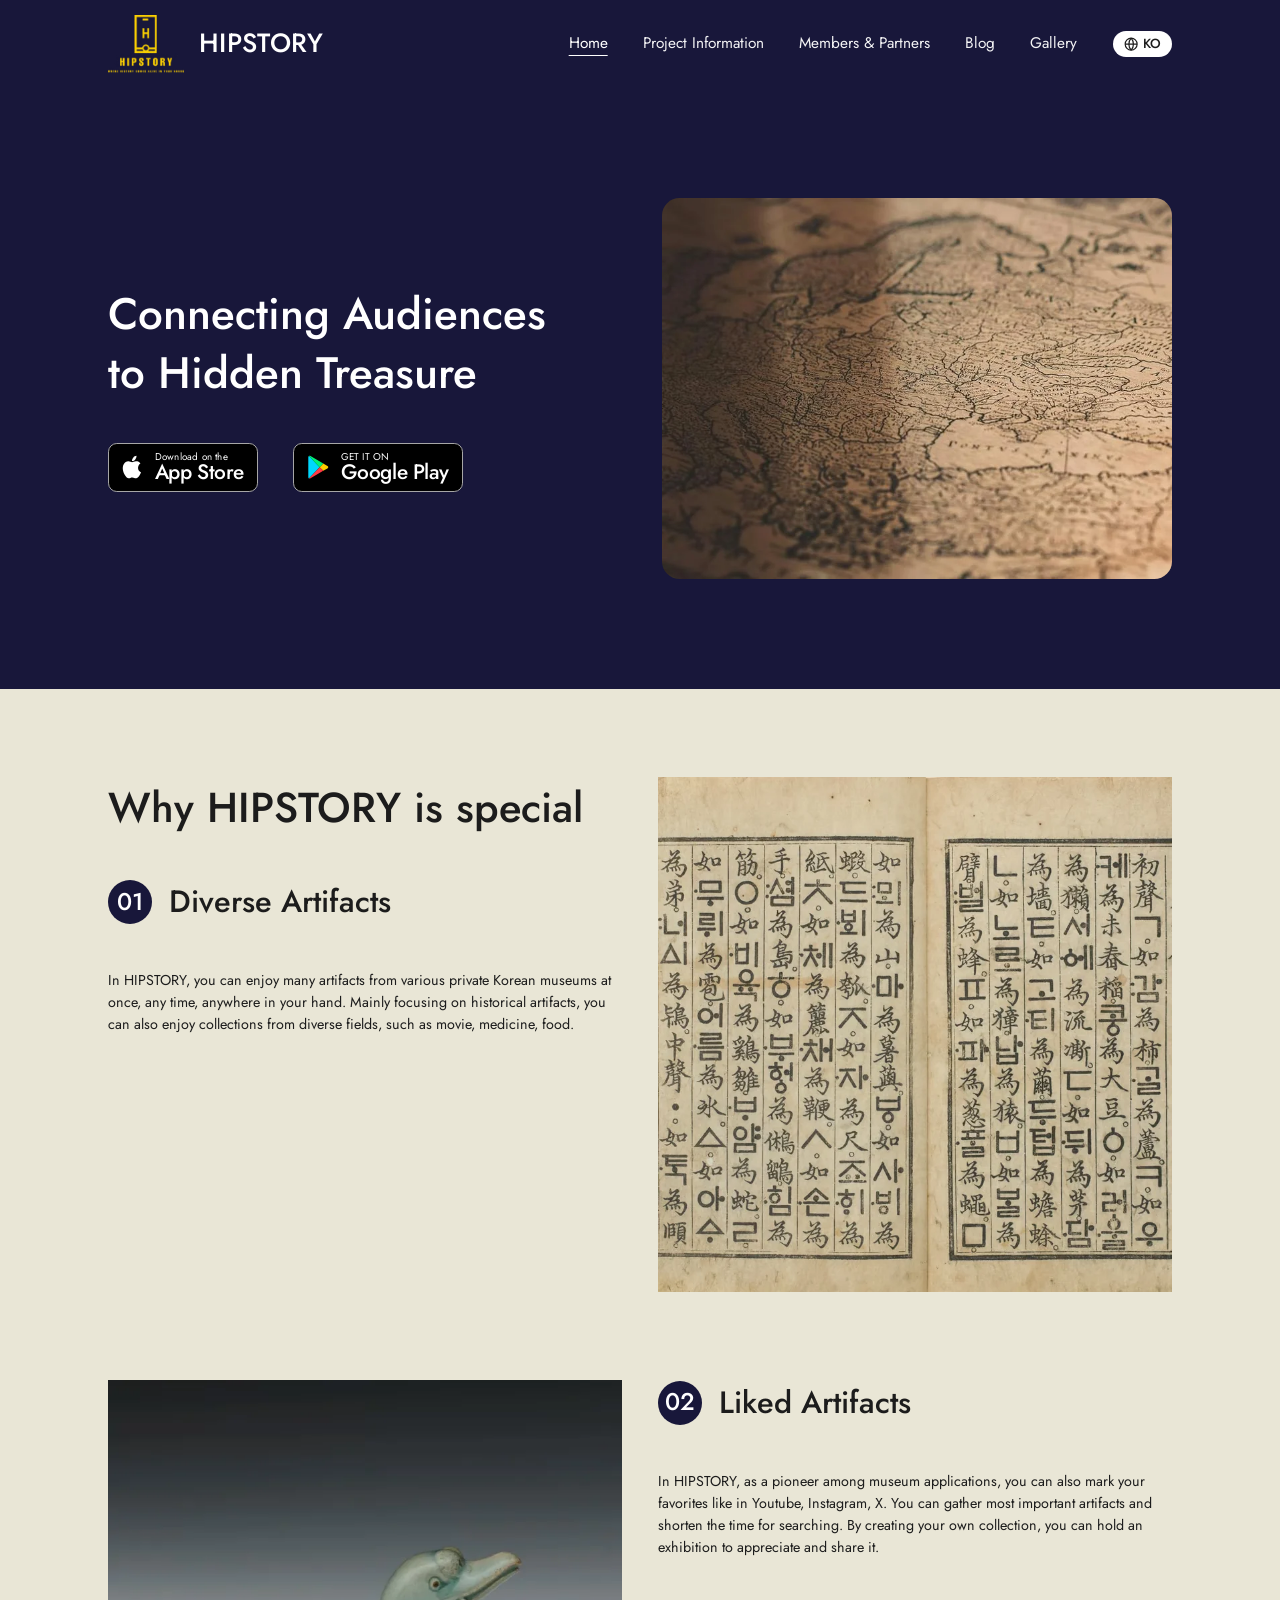
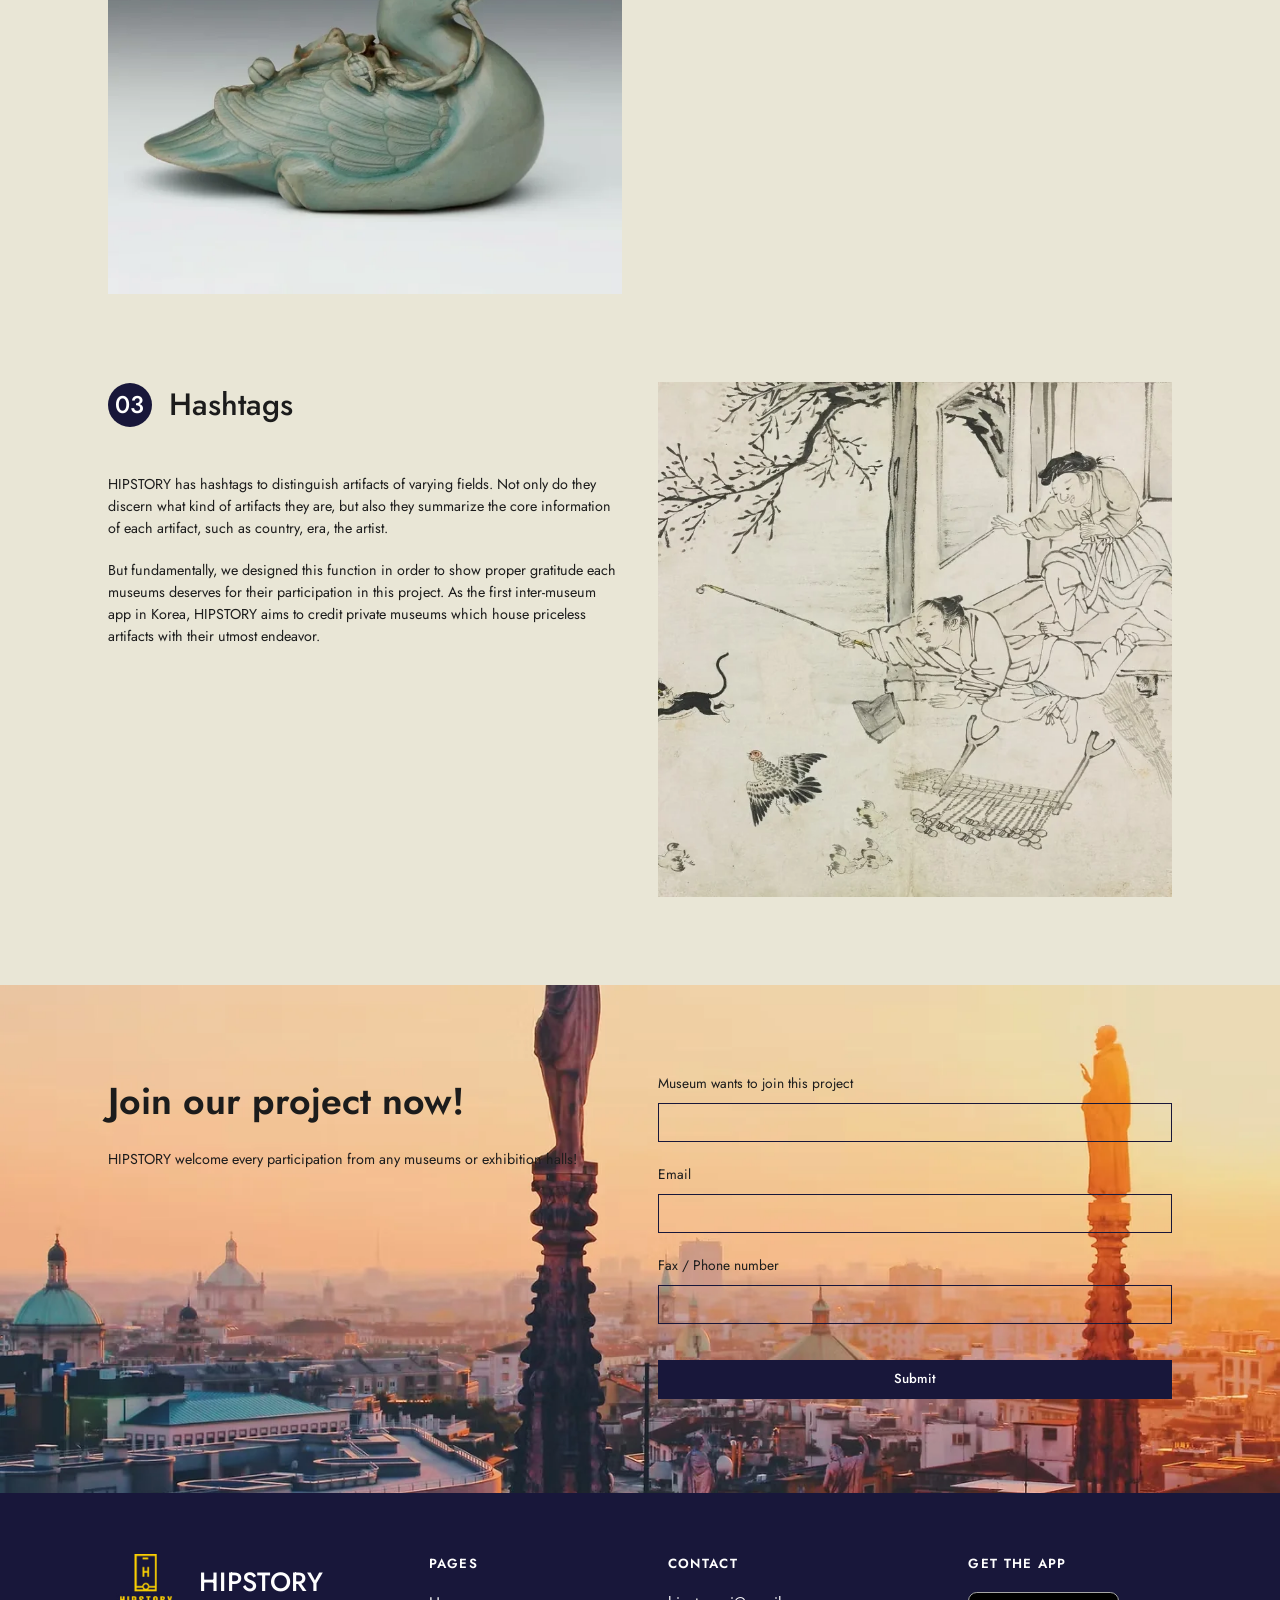
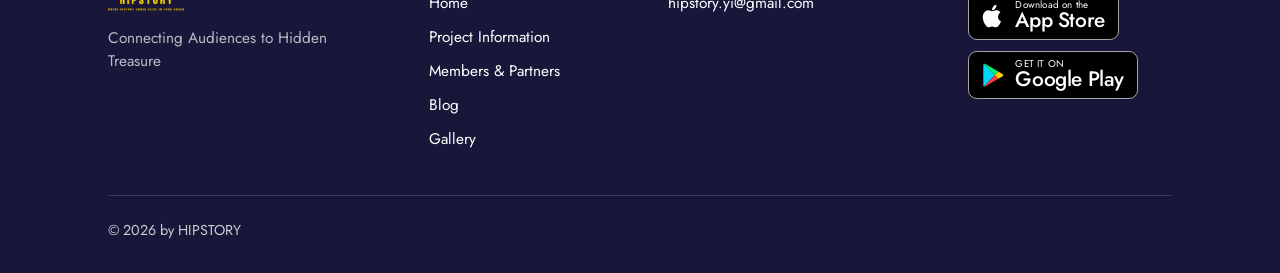
<file: index.html>
<!doctype html>
<html lang="en">
<head>
<meta charset="utf-8">
<meta name="viewport" content="width=device-width, initial-scale=1">
<title>HIPSTORY</title>
<meta name="description" content="HIPSTORY connects audiences to hidden treasure: artifacts from Korea's private museums, in your hand.">
<link rel="icon" href="images/logo.webp">
<link rel="preconnect" href="https://fonts.googleapis.com">
<link rel="preconnect" href="https://fonts.gstatic.com" crossorigin>
<link href="https://fonts.googleapis.com/css2?family=Jost:wght@300;400;500;600&display=swap" rel="stylesheet">
<link rel="stylesheet" href="css/style.css">
</head>
<body data-page="home">
<div id="app"></div>
<script src="js/data.js"></script>
<script src="js/app.js"></script>
</body>
</html>
</file>
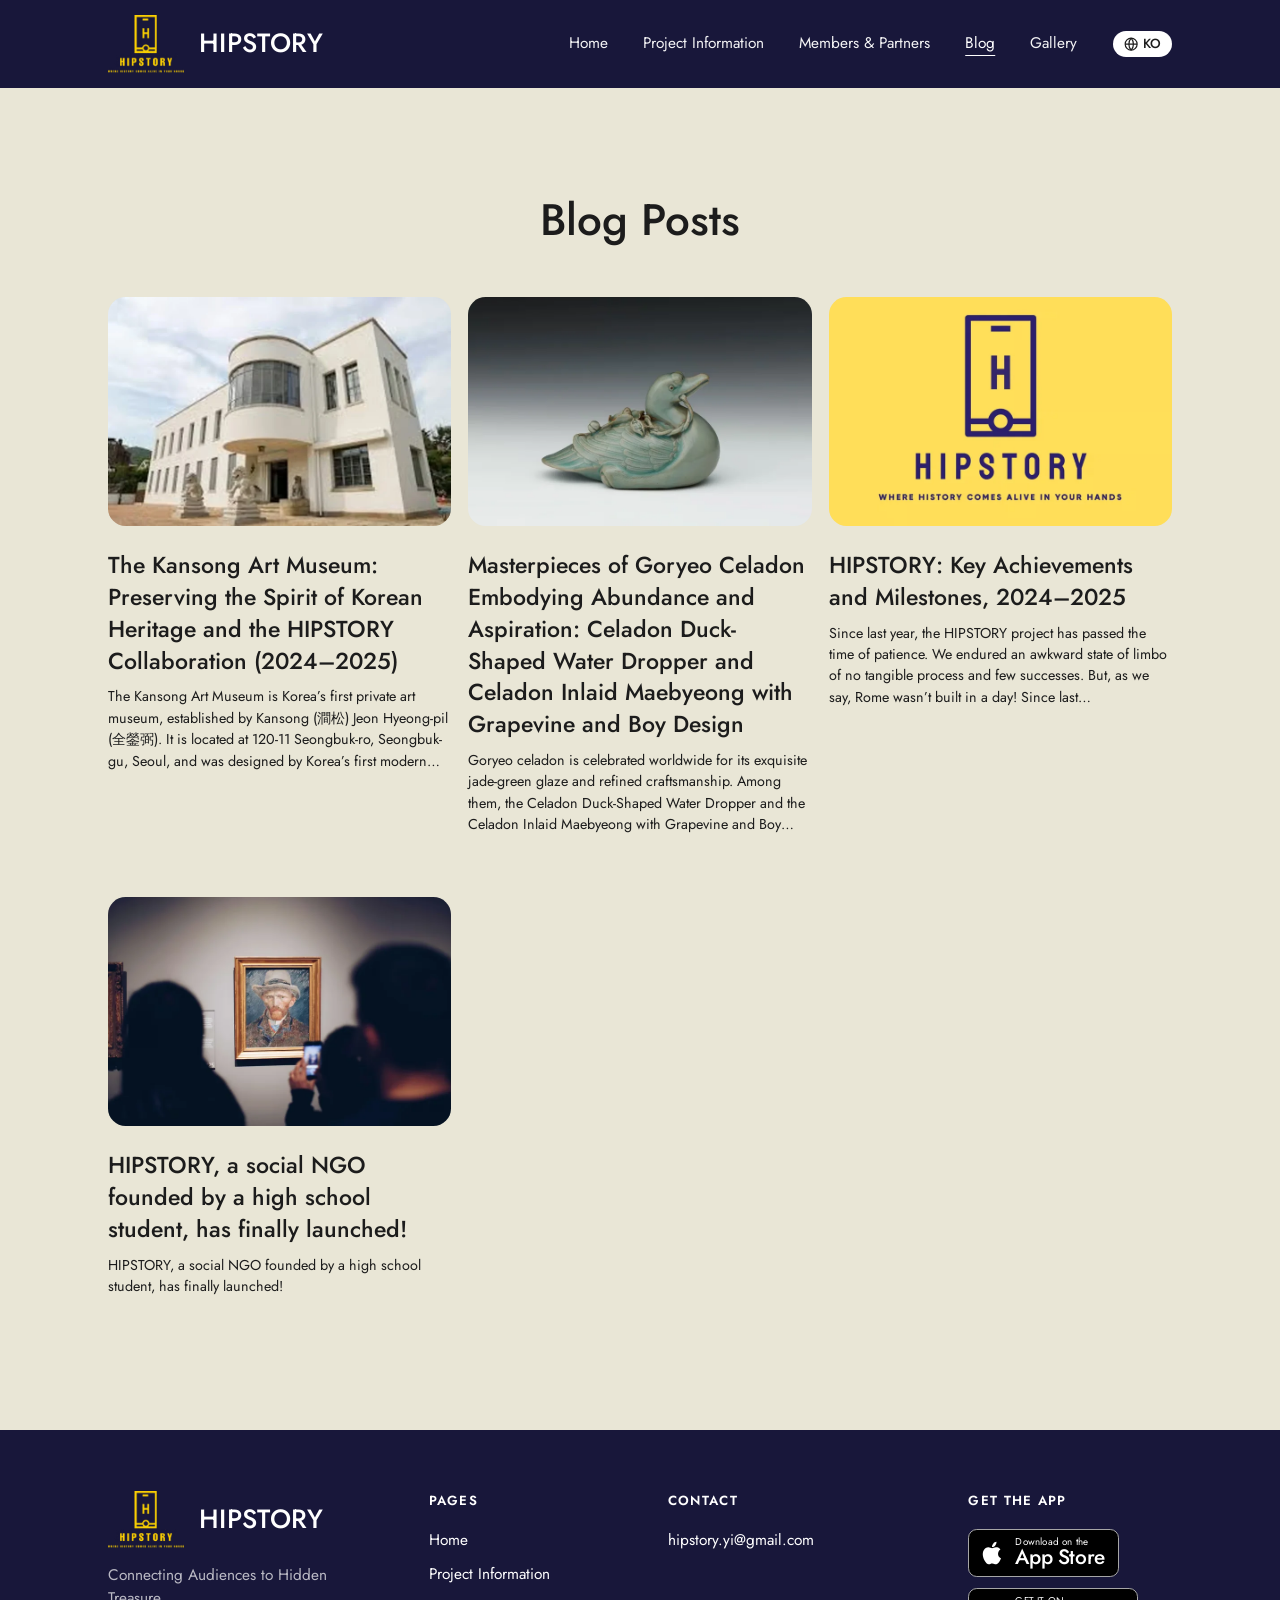
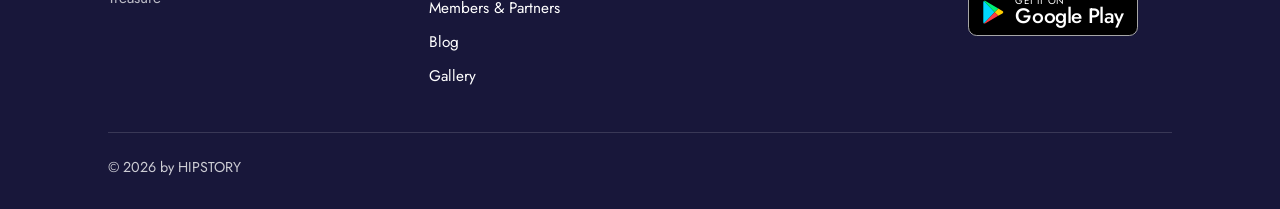
<file: blog/index.html>
<!doctype html>
<html lang="en">
<head>
<meta charset="utf-8">
<meta name="viewport" content="width=device-width, initial-scale=1">
<title>Blog | HIPSTORY</title>
<meta name="description" content="HIPSTORY connects audiences to hidden treasure: artifacts from Korea's private museums, in your hand.">
<link rel="icon" href="../images/logo.webp">
<link rel="preconnect" href="https://fonts.googleapis.com">
<link rel="preconnect" href="https://fonts.gstatic.com" crossorigin>
<link href="https://fonts.googleapis.com/css2?family=Jost:wght@300;400;500;600&display=swap" rel="stylesheet">
<link rel="stylesheet" href="../css/style.css">
</head>
<body data-page="blog">
<div id="app"></div>
<script src="../js/data.js"></script>
<script src="../js/app.js"></script>
</body>
</html>
</file>
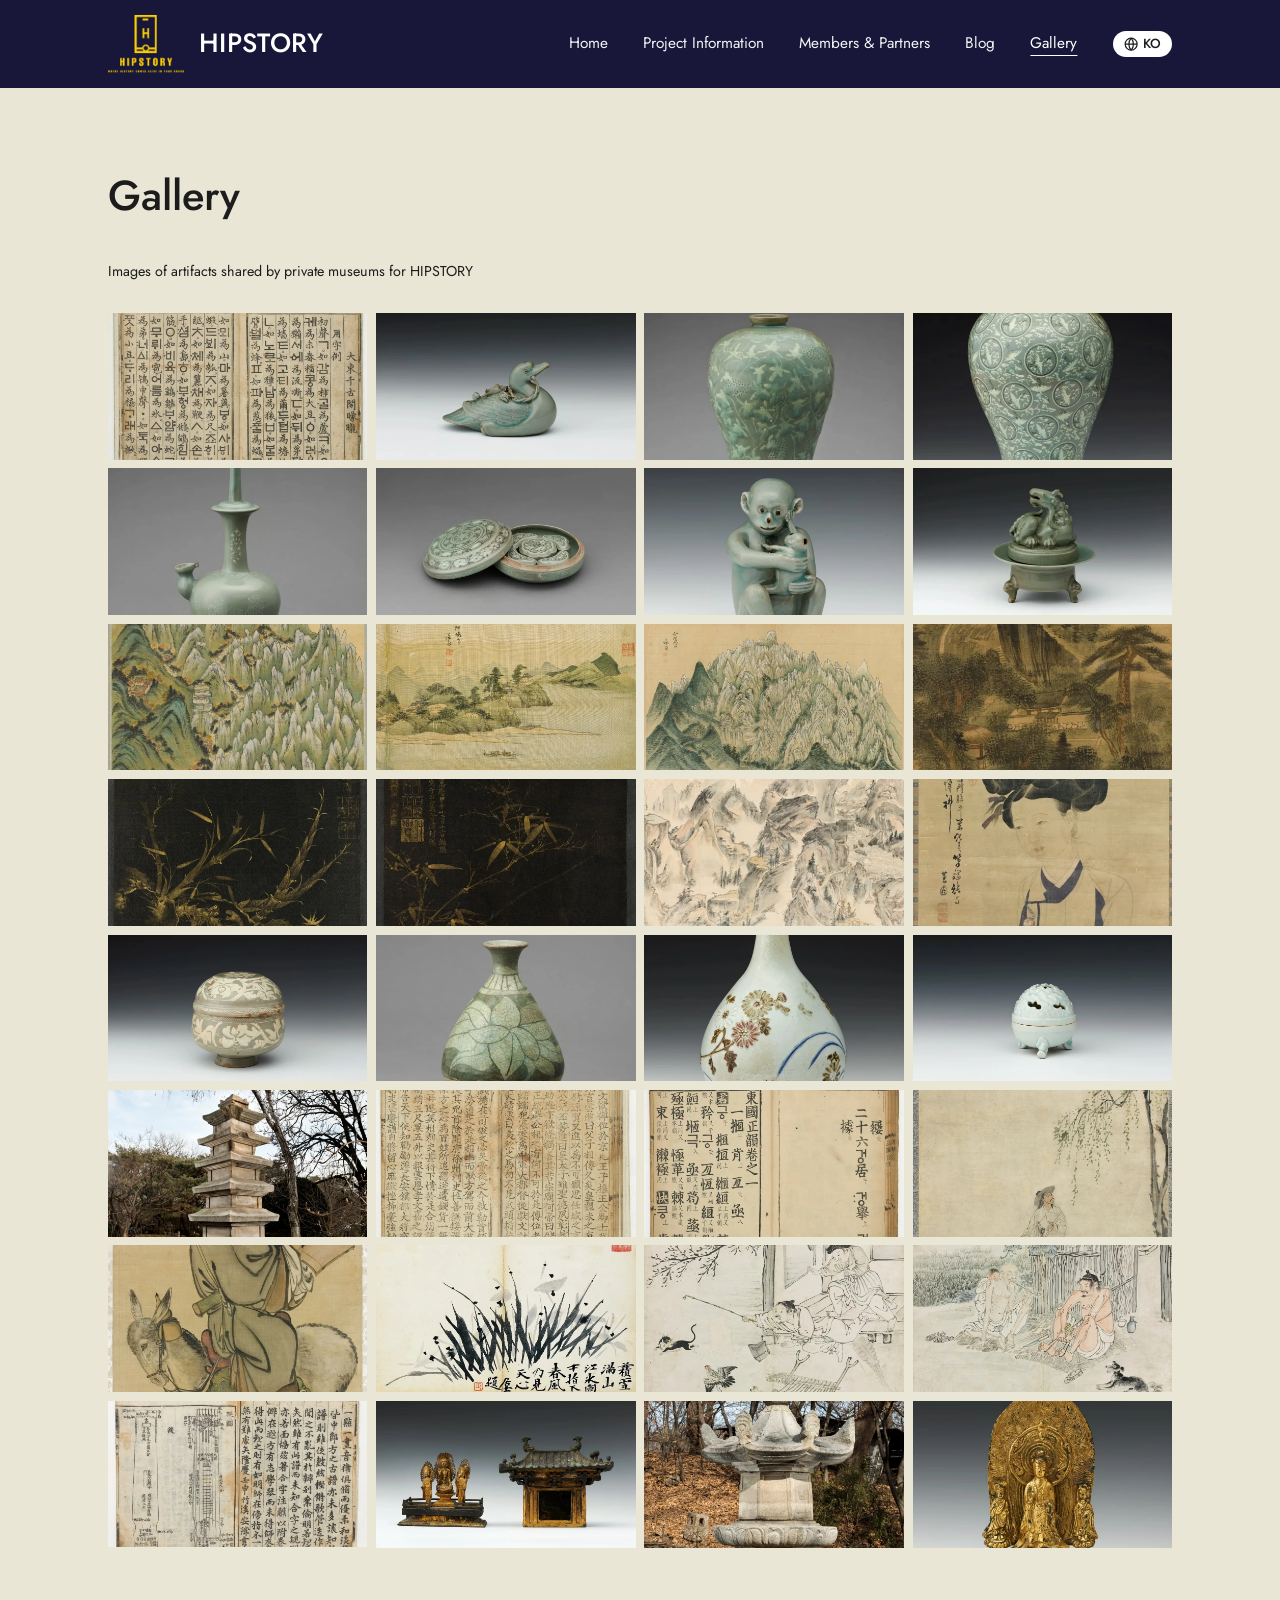
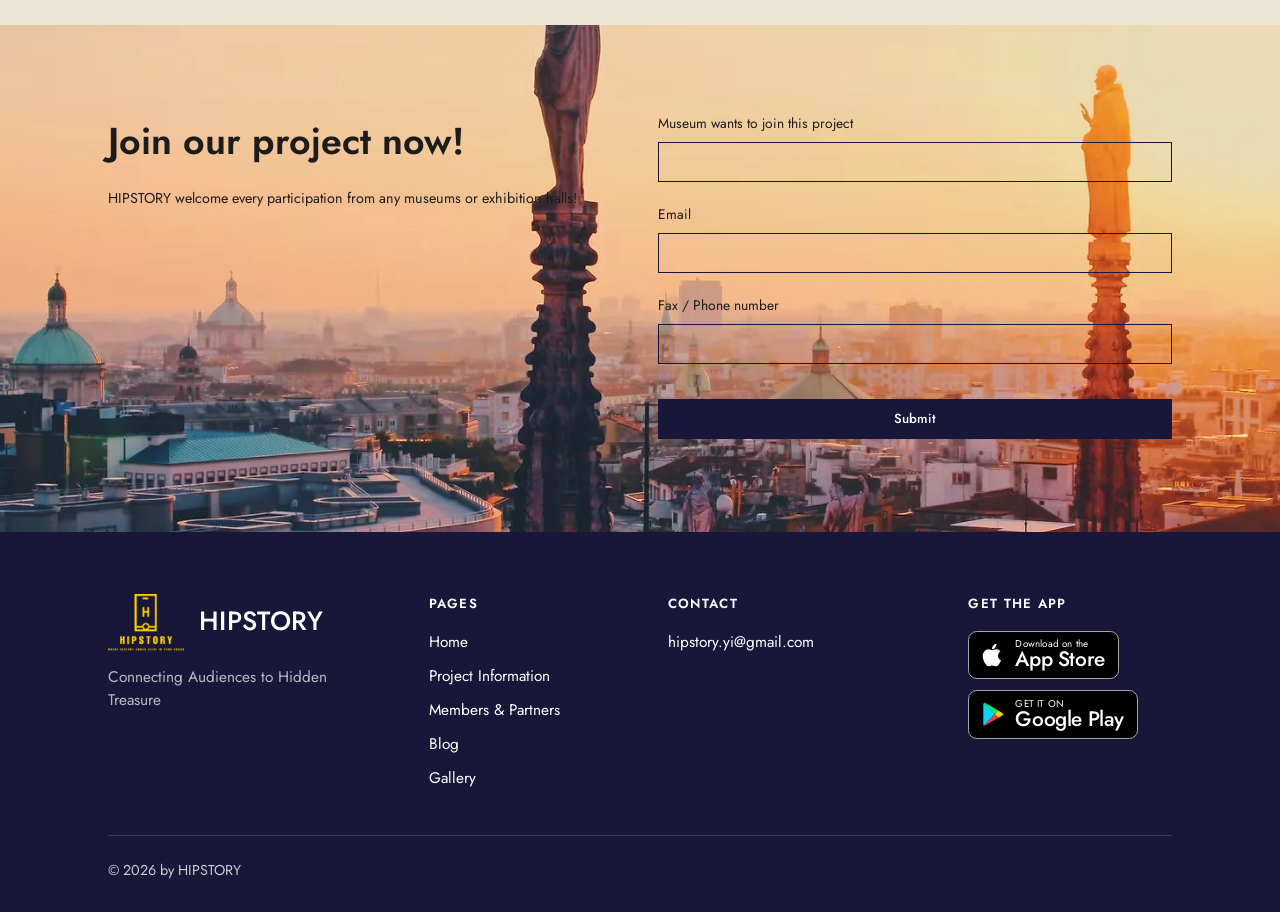
<file: gallery/index.html>
<!doctype html>
<html lang="en">
<head>
<meta charset="utf-8">
<meta name="viewport" content="width=device-width, initial-scale=1">
<title>Gallery | HIPSTORY</title>
<meta name="description" content="HIPSTORY connects audiences to hidden treasure: artifacts from Korea's private museums, in your hand.">
<link rel="icon" href="../images/logo.webp">
<link rel="preconnect" href="https://fonts.googleapis.com">
<link rel="preconnect" href="https://fonts.gstatic.com" crossorigin>
<link href="https://fonts.googleapis.com/css2?family=Jost:wght@300;400;500;600&display=swap" rel="stylesheet">
<link rel="stylesheet" href="../css/style.css">
</head>
<body data-page="gallery">
<div id="app"></div>
<script src="../js/data.js"></script>
<script src="../js/app.js"></script>
</body>
</html>
</file>
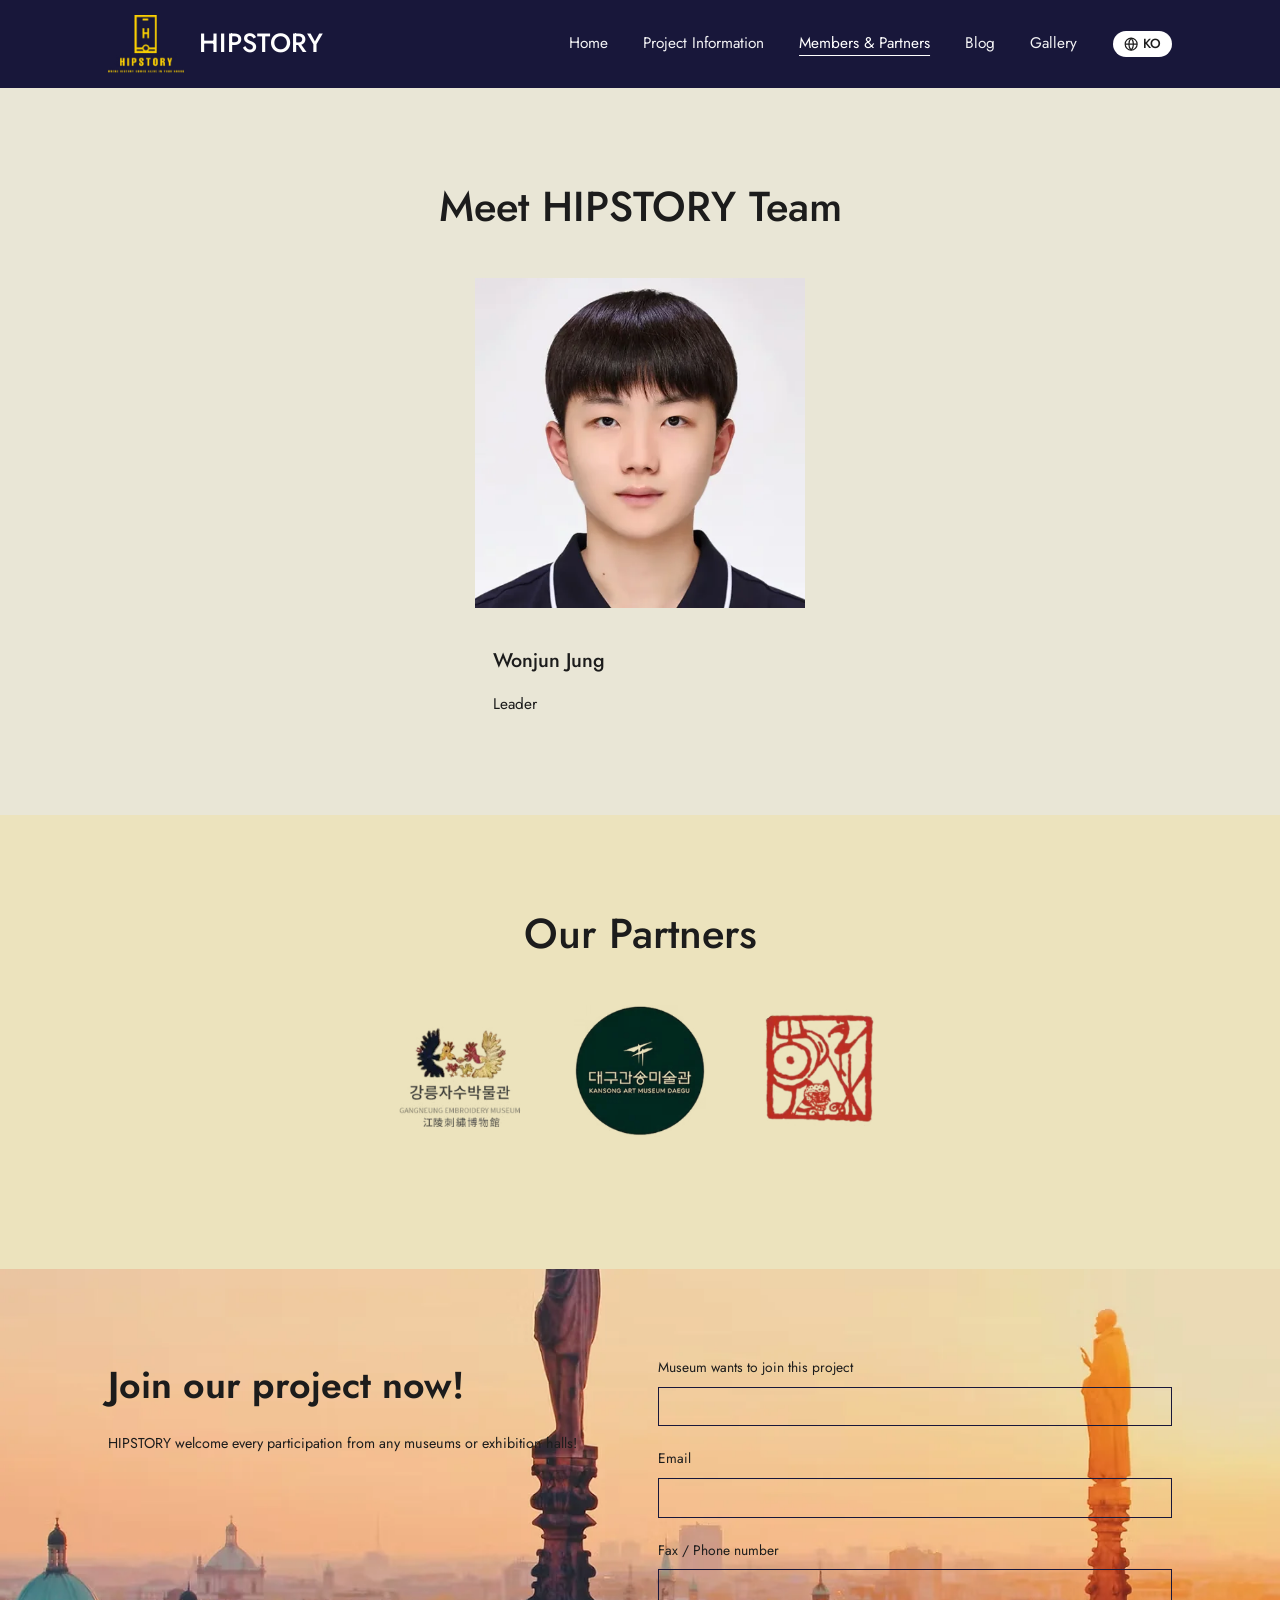
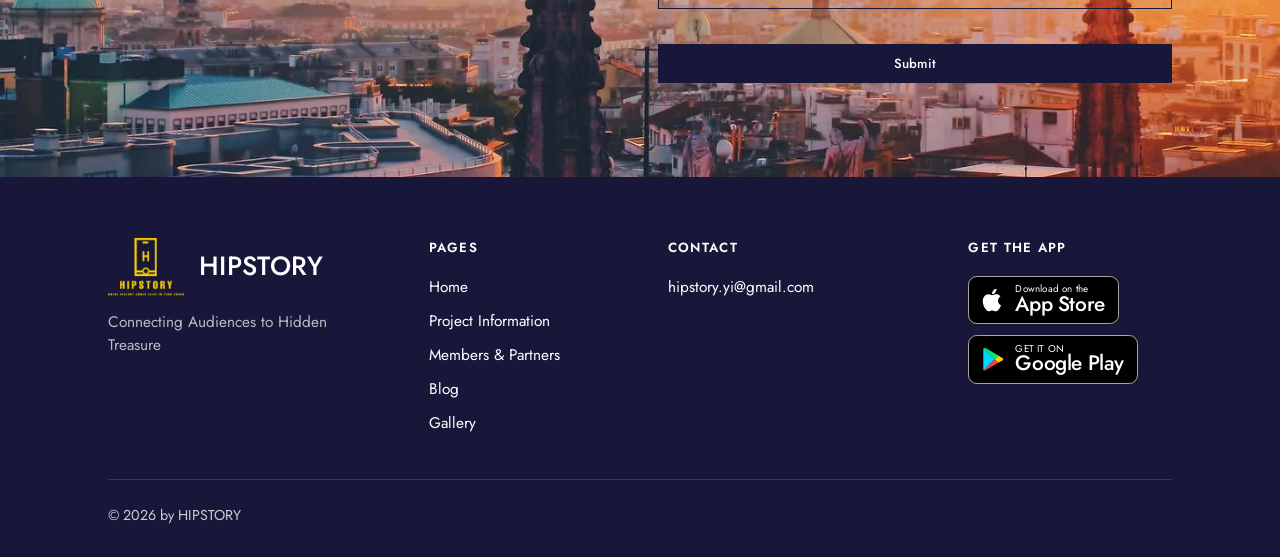
<file: members-and-partners/index.html>
<!doctype html>
<html lang="en">
<head>
<meta charset="utf-8">
<meta name="viewport" content="width=device-width, initial-scale=1">
<title>Members & Partners | HIPSTORY</title>
<meta name="description" content="HIPSTORY connects audiences to hidden treasure: artifacts from Korea's private museums, in your hand.">
<link rel="icon" href="../images/logo.webp">
<link rel="preconnect" href="https://fonts.googleapis.com">
<link rel="preconnect" href="https://fonts.gstatic.com" crossorigin>
<link href="https://fonts.googleapis.com/css2?family=Jost:wght@300;400;500;600&display=swap" rel="stylesheet">
<link rel="stylesheet" href="../css/style.css">
</head>
<body data-page="members">
<div id="app"></div>
<script src="../js/data.js"></script>
<script src="../js/app.js"></script>
</body>
</html>
</file>
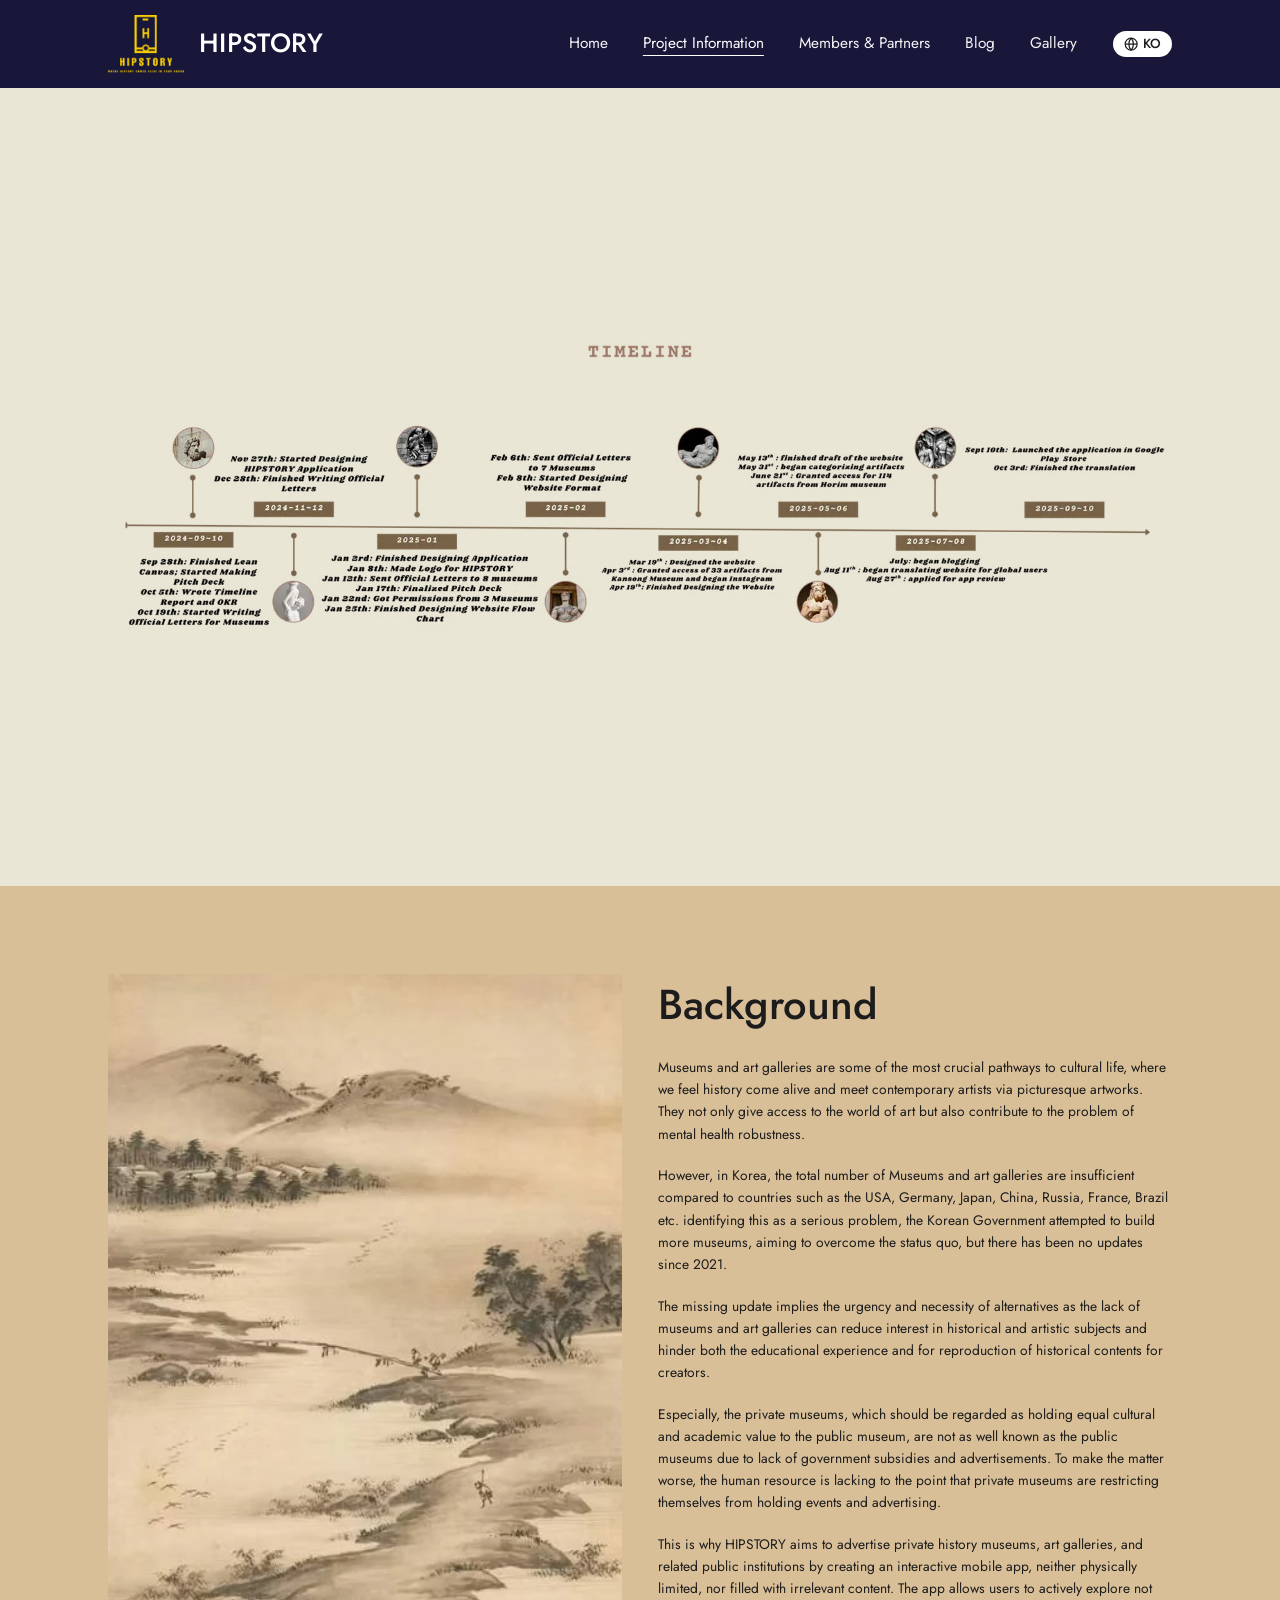
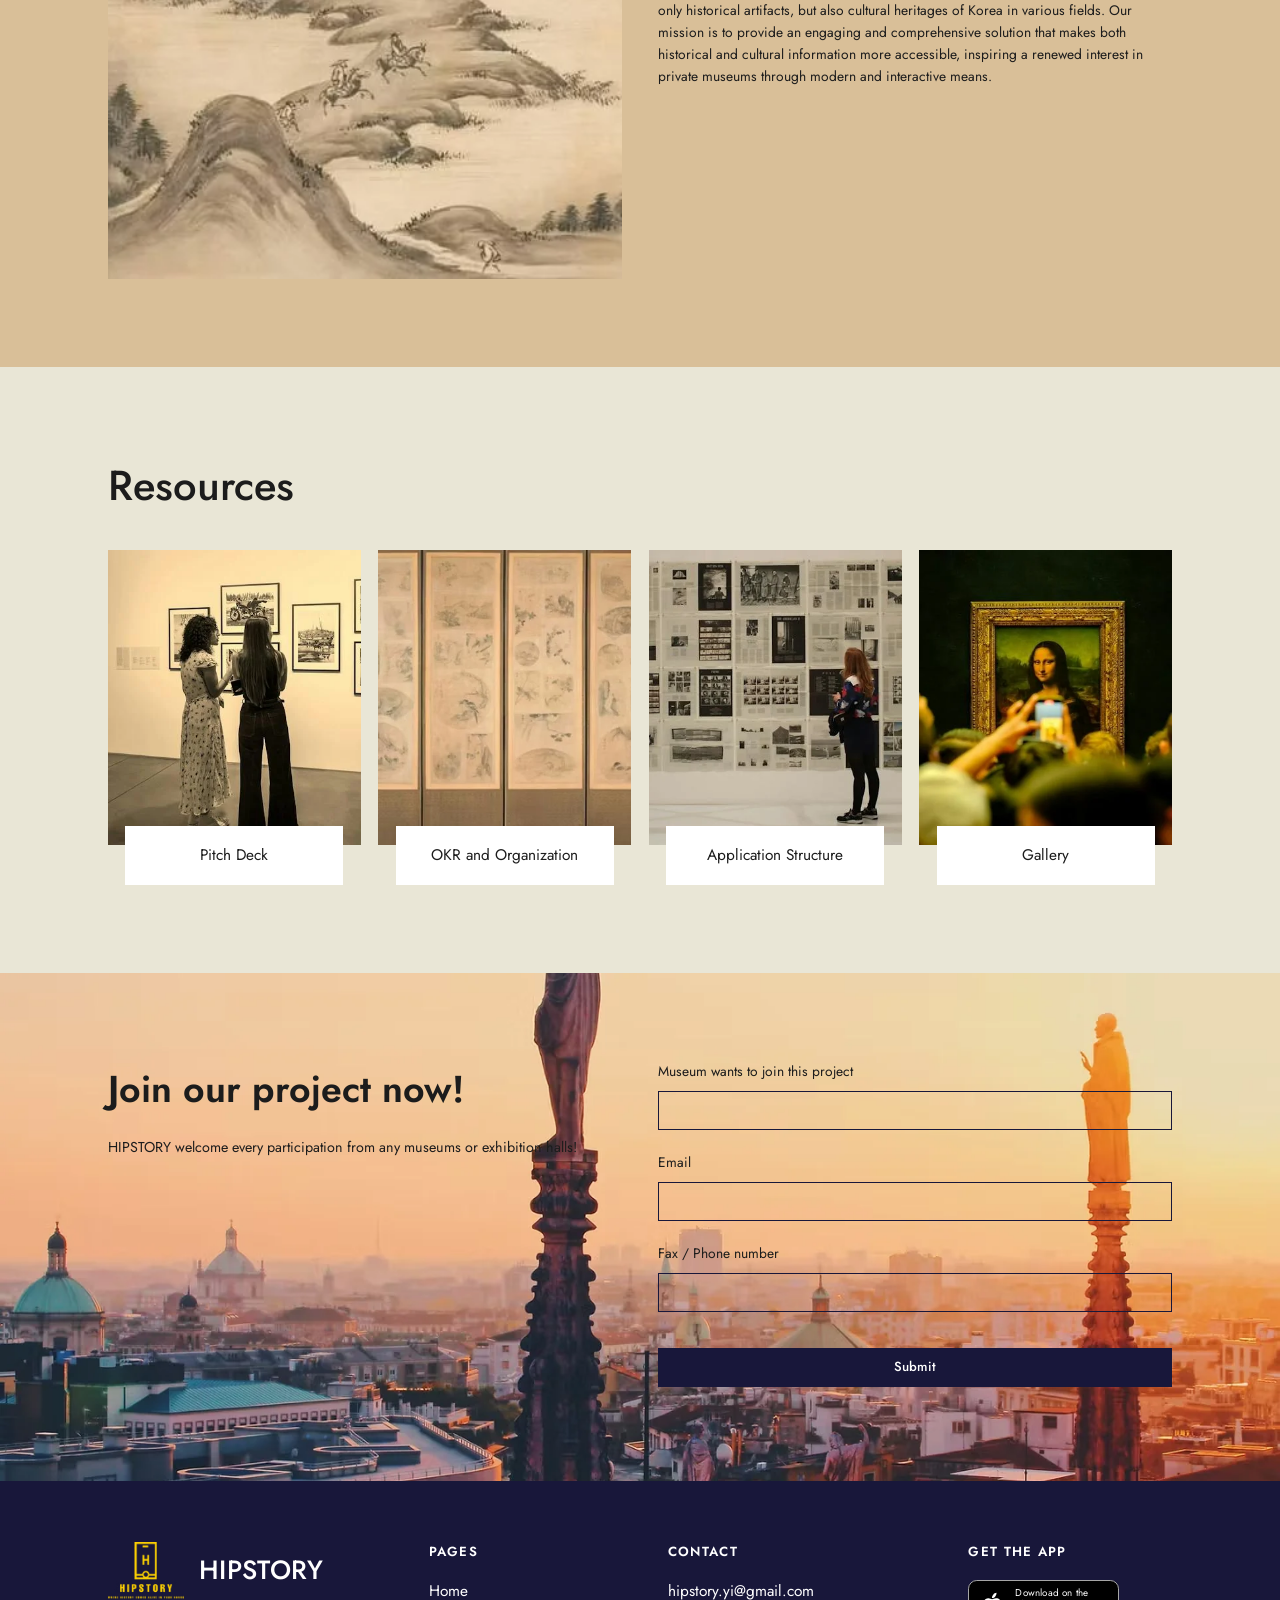
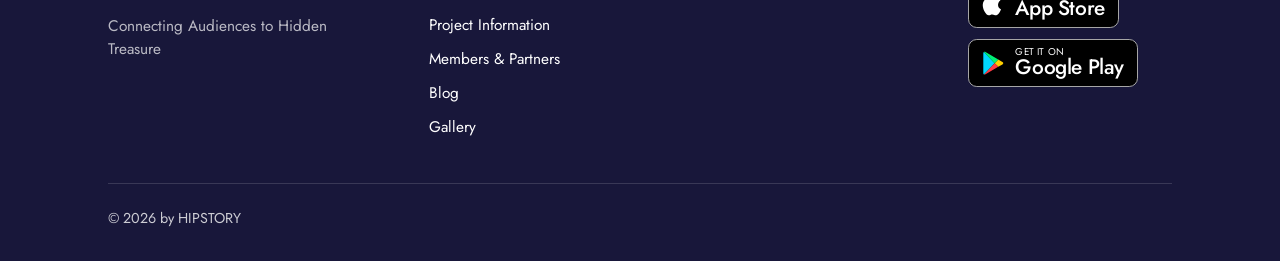
<file: project-information/index.html>
<!doctype html>
<html lang="en">
<head>
<meta charset="utf-8">
<meta name="viewport" content="width=device-width, initial-scale=1">
<title>Project Information | HIPSTORY</title>
<meta name="description" content="HIPSTORY connects audiences to hidden treasure: artifacts from Korea's private museums, in your hand.">
<link rel="icon" href="../images/logo.webp">
<link rel="preconnect" href="https://fonts.googleapis.com">
<link rel="preconnect" href="https://fonts.gstatic.com" crossorigin>
<link href="https://fonts.googleapis.com/css2?family=Jost:wght@300;400;500;600&display=swap" rel="stylesheet">
<link rel="stylesheet" href="../css/style.css">
</head>
<body data-page="project">
<div id="app"></div>
<script src="../js/data.js"></script>
<script src="../js/app.js"></script>
</body>
</html>
</file>
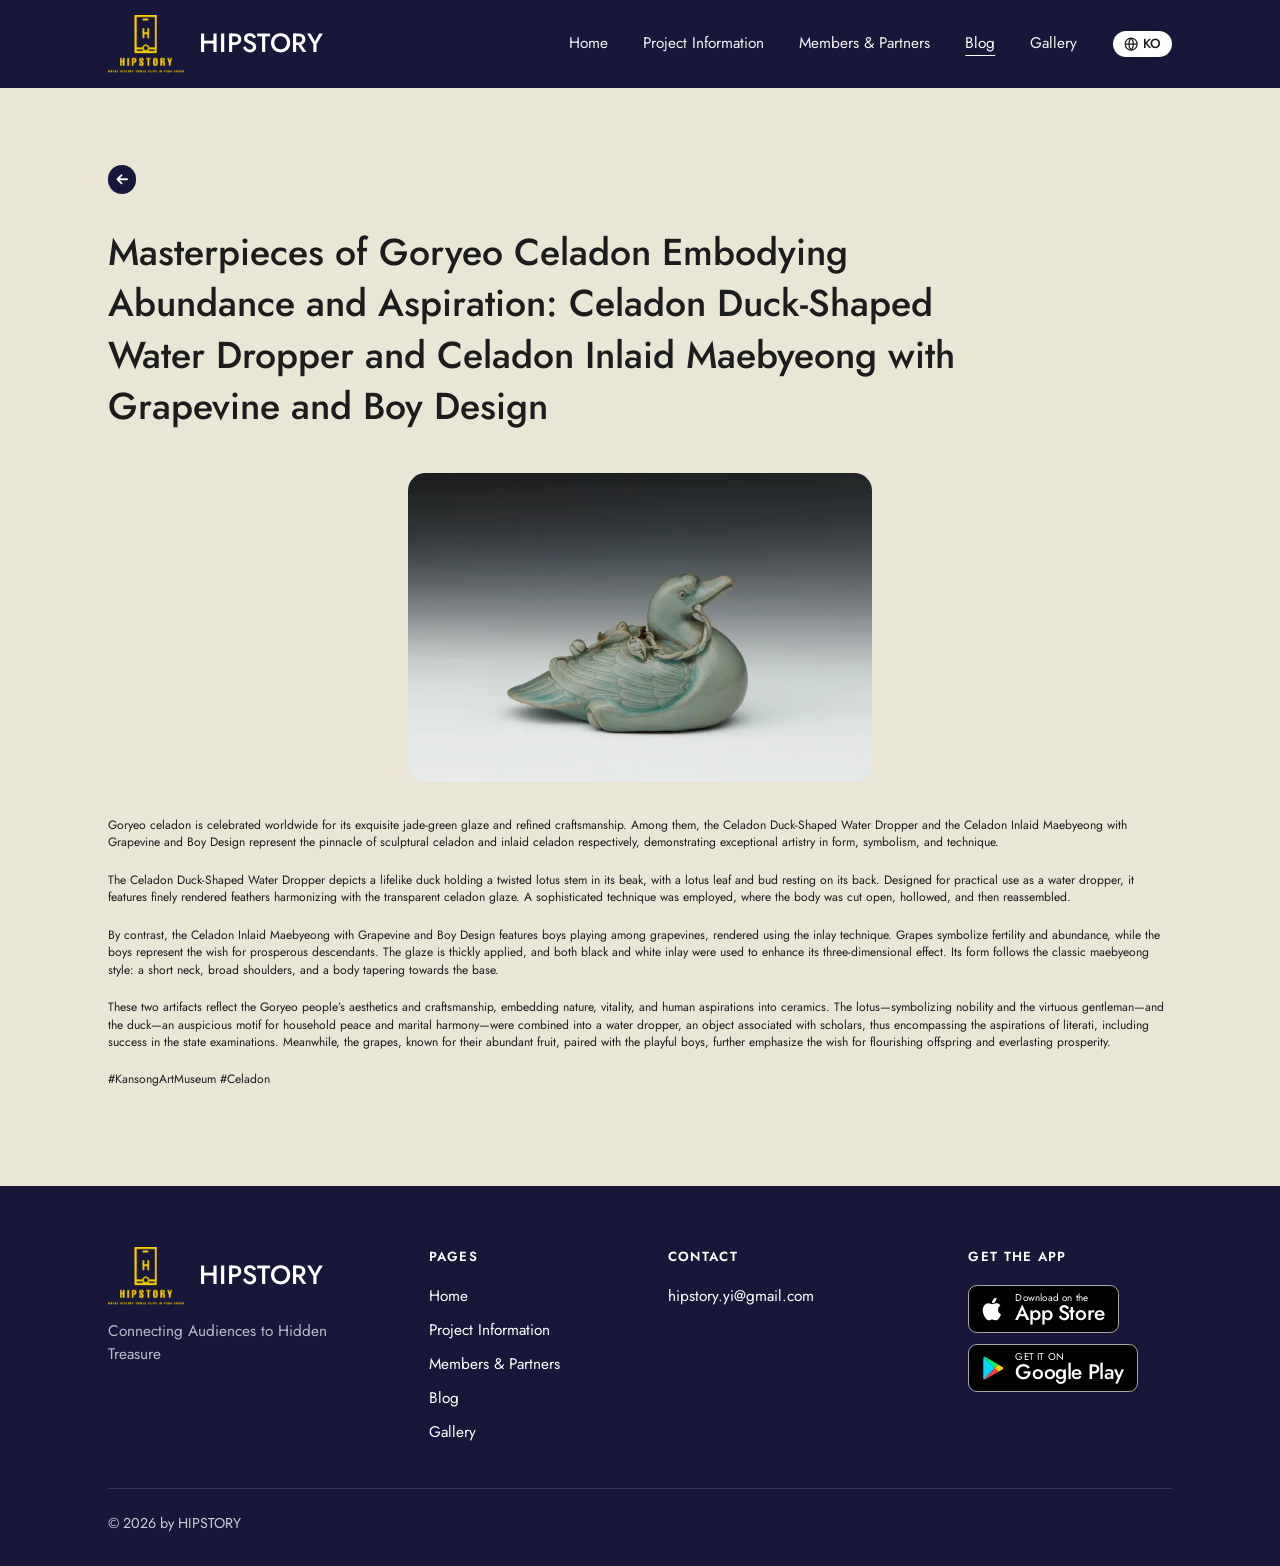
<file: blog/goryeo-celadon-masterpieces/index.html>
<!doctype html>
<html lang="en">
<head>
<meta charset="utf-8">
<meta name="viewport" content="width=device-width, initial-scale=1">
<title>HIPSTORY Blog</title>
<meta name="description" content="HIPSTORY connects audiences to hidden treasure: artifacts from Korea's private museums, in your hand.">
<link rel="icon" href="../../images/logo.webp">
<link rel="preconnect" href="https://fonts.googleapis.com">
<link rel="preconnect" href="https://fonts.gstatic.com" crossorigin>
<link href="https://fonts.googleapis.com/css2?family=Jost:wght@300;400;500;600&display=swap" rel="stylesheet">
<link rel="stylesheet" href="../../css/style.css">
</head>
<body data-page="post" data-slug="goryeo-celadon-masterpieces">
<div id="app"></div>
<script src="../../js/data.js"></script>
<script src="../../js/app.js"></script>
</body>
</html>
</file>
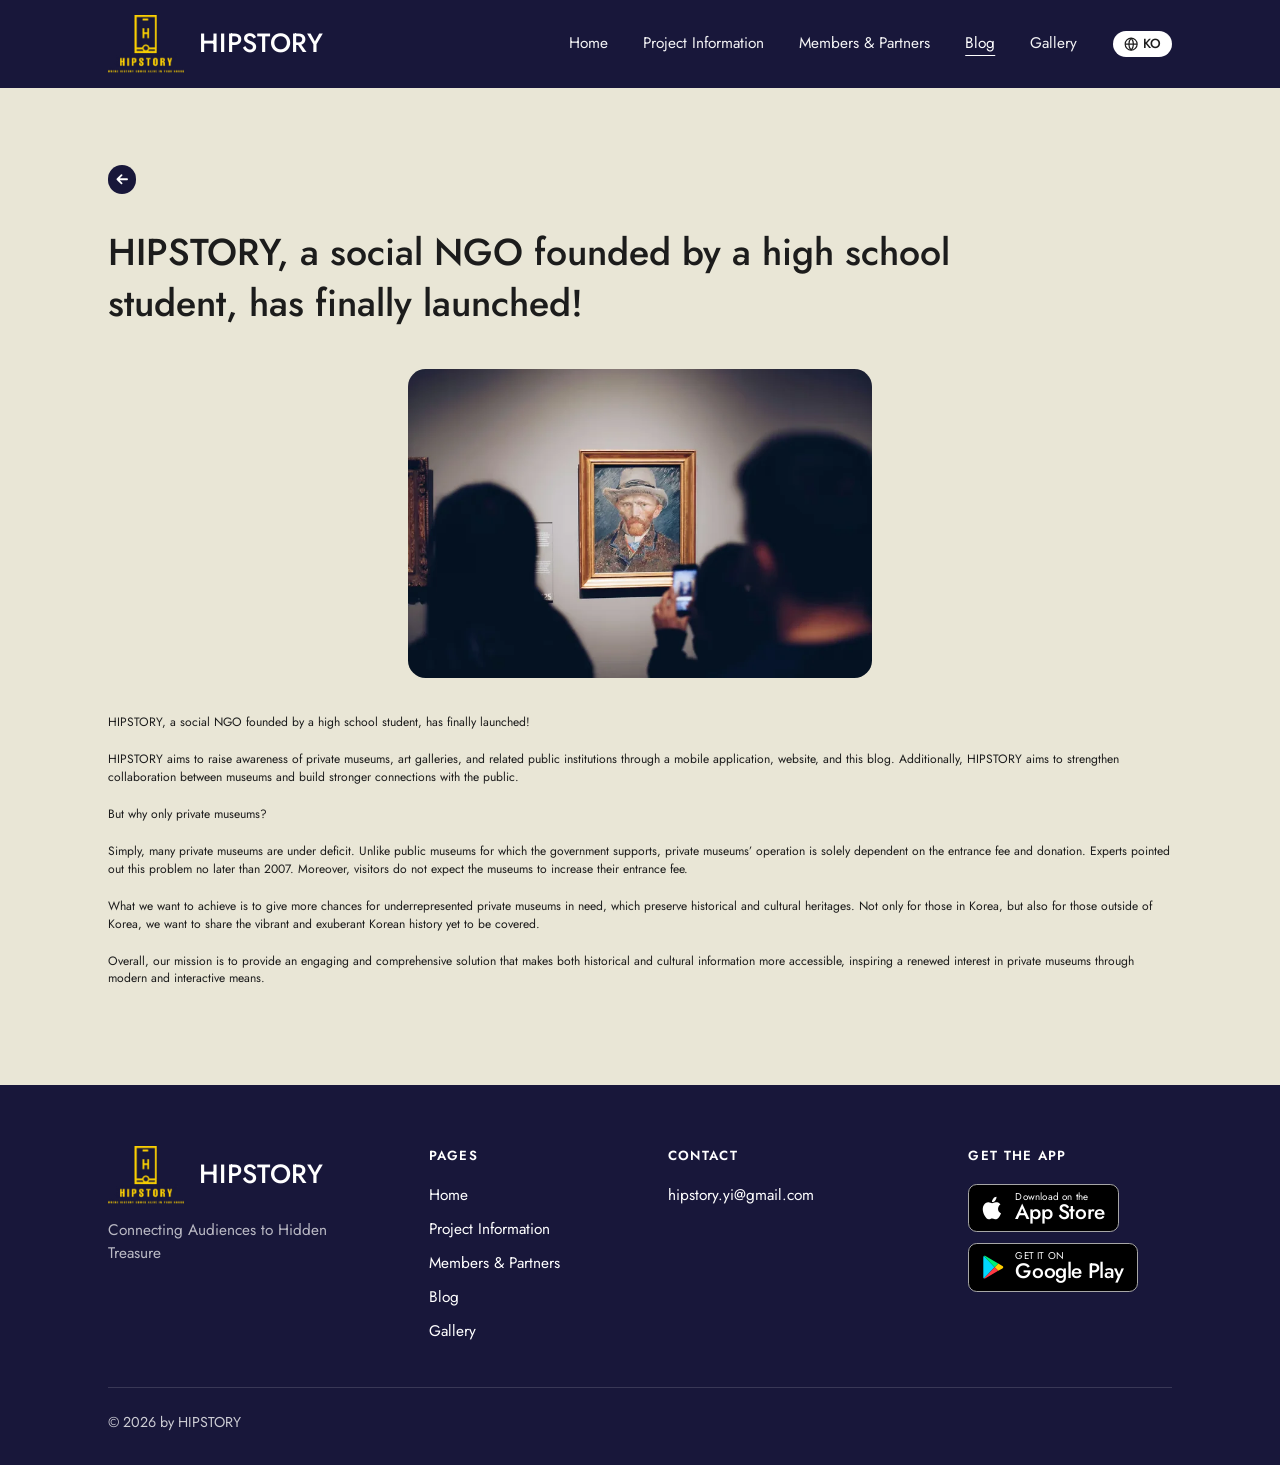
<file: blog/hipstory-launched/index.html>
<!doctype html>
<html lang="en">
<head>
<meta charset="utf-8">
<meta name="viewport" content="width=device-width, initial-scale=1">
<title>HIPSTORY Blog</title>
<meta name="description" content="HIPSTORY connects audiences to hidden treasure: artifacts from Korea's private museums, in your hand.">
<link rel="icon" href="../../images/logo.webp">
<link rel="preconnect" href="https://fonts.googleapis.com">
<link rel="preconnect" href="https://fonts.gstatic.com" crossorigin>
<link href="https://fonts.googleapis.com/css2?family=Jost:wght@300;400;500;600&display=swap" rel="stylesheet">
<link rel="stylesheet" href="../../css/style.css">
</head>
<body data-page="post" data-slug="hipstory-launched">
<div id="app"></div>
<script src="../../js/data.js"></script>
<script src="../../js/app.js"></script>
</body>
</html>
</file>
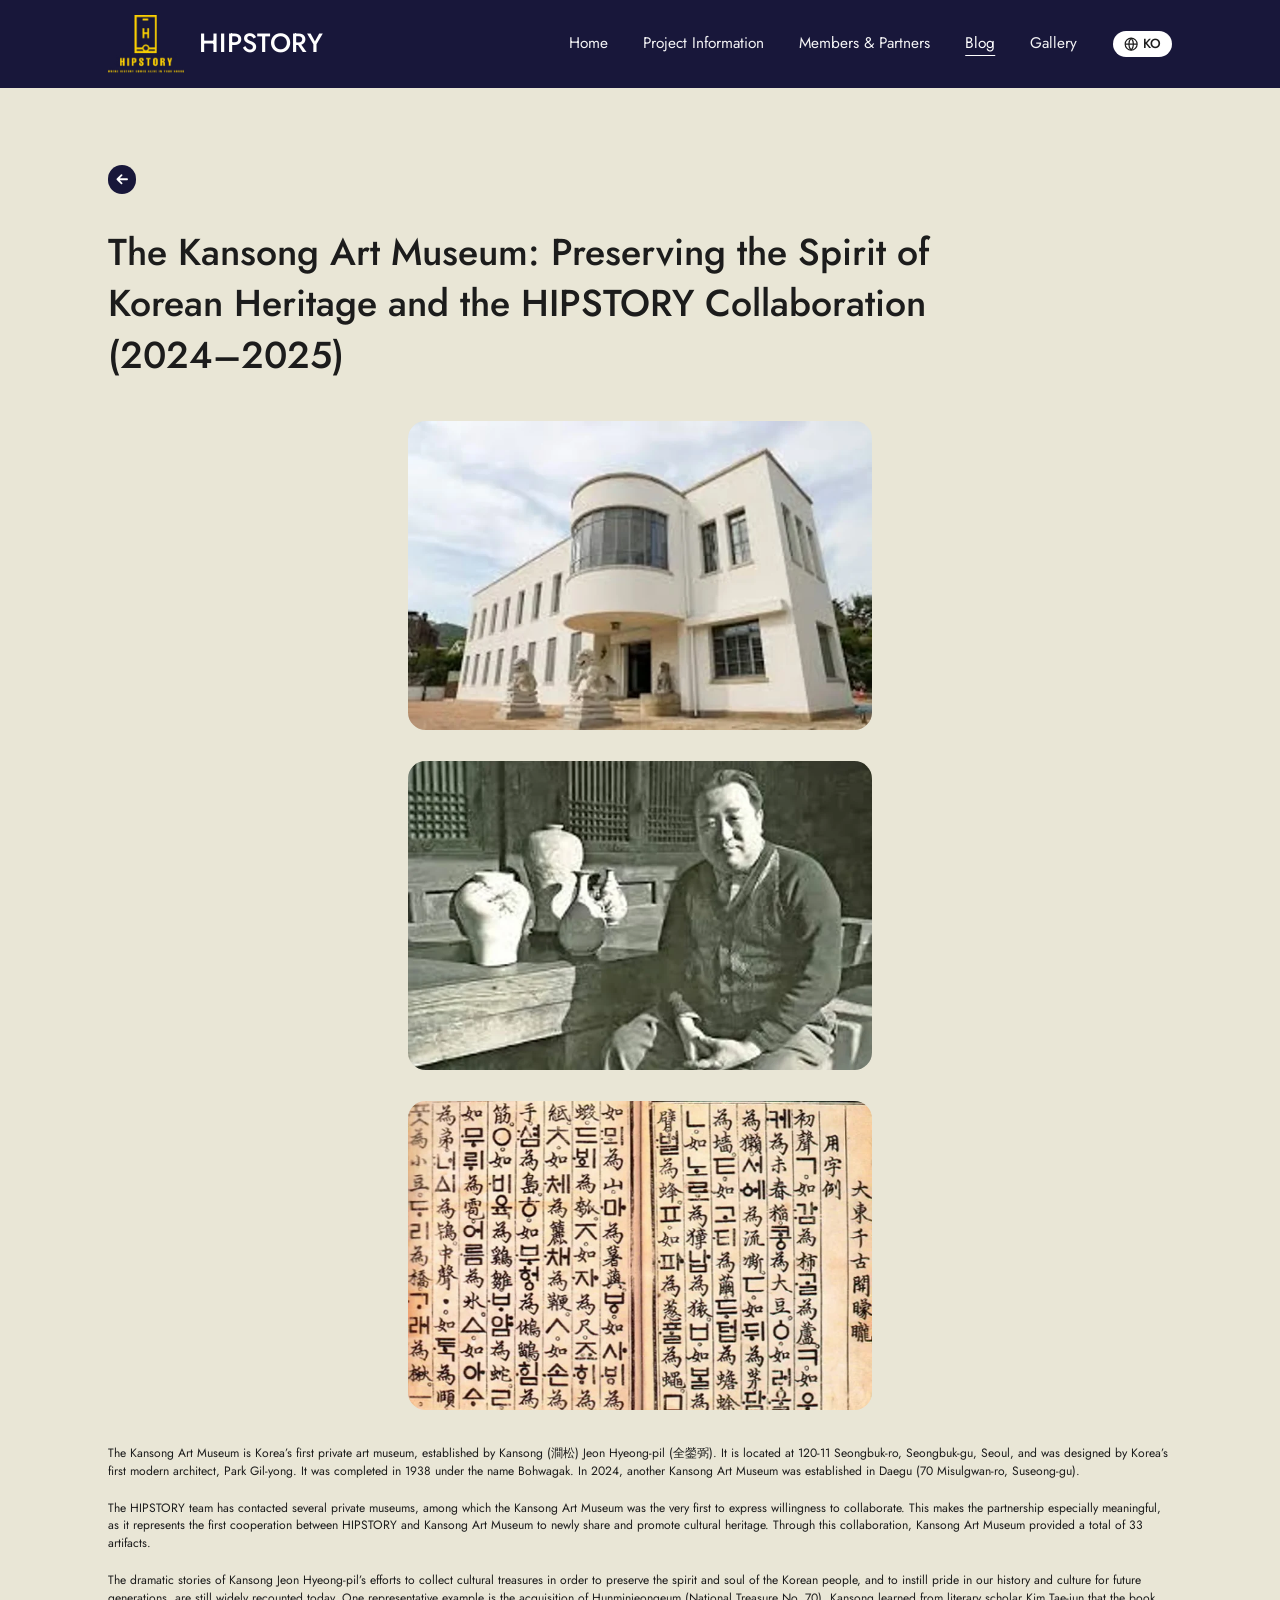
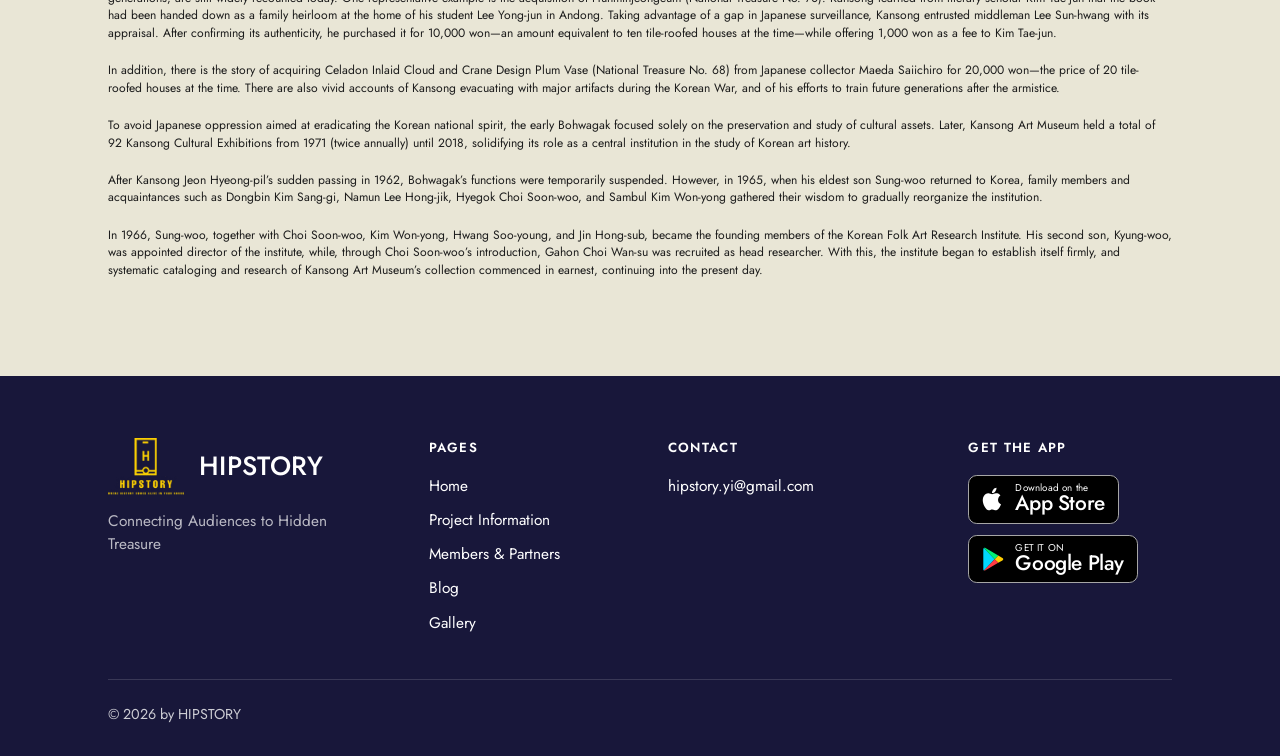
<file: blog/kansong-art-museum/index.html>
<!doctype html>
<html lang="en">
<head>
<meta charset="utf-8">
<meta name="viewport" content="width=device-width, initial-scale=1">
<title>HIPSTORY Blog</title>
<meta name="description" content="HIPSTORY connects audiences to hidden treasure: artifacts from Korea's private museums, in your hand.">
<link rel="icon" href="../../images/logo.webp">
<link rel="preconnect" href="https://fonts.googleapis.com">
<link rel="preconnect" href="https://fonts.gstatic.com" crossorigin>
<link href="https://fonts.googleapis.com/css2?family=Jost:wght@300;400;500;600&display=swap" rel="stylesheet">
<link rel="stylesheet" href="../../css/style.css">
</head>
<body data-page="post" data-slug="kansong-art-museum">
<div id="app"></div>
<script src="../../js/data.js"></script>
<script src="../../js/app.js"></script>
</body>
</html>
</file>
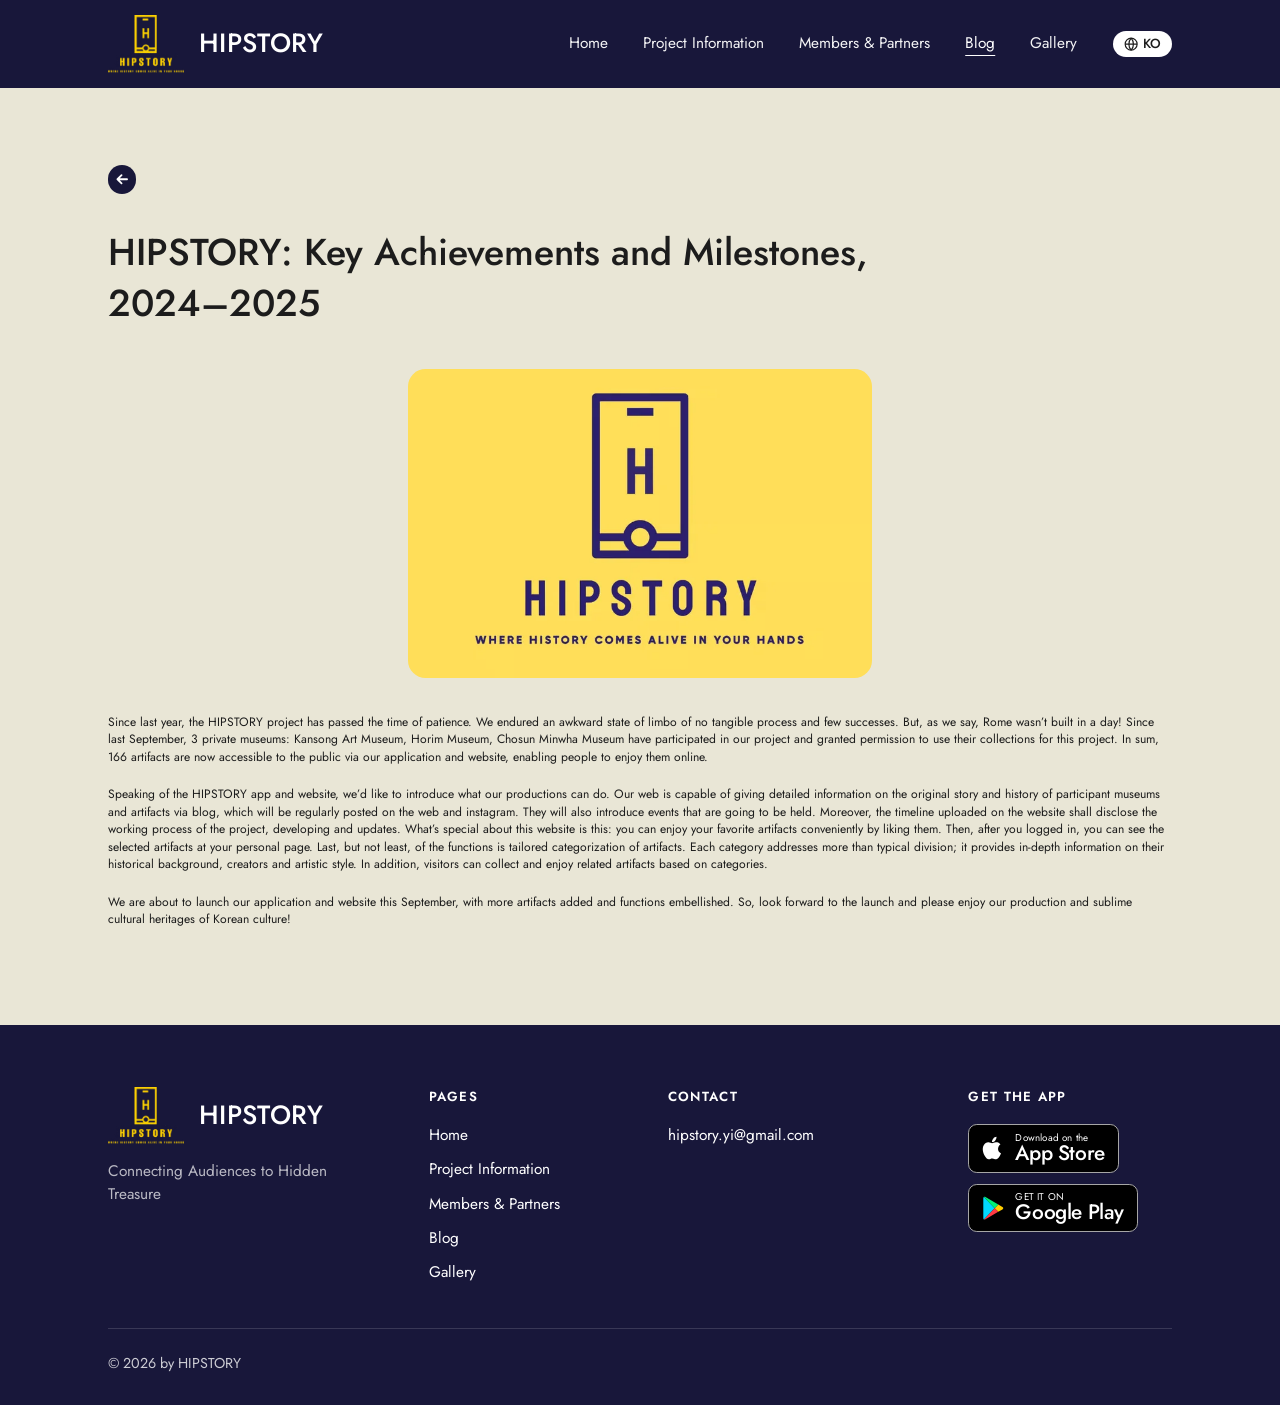
<file: blog/key-achievements-2024-2025/index.html>
<!doctype html>
<html lang="en">
<head>
<meta charset="utf-8">
<meta name="viewport" content="width=device-width, initial-scale=1">
<title>HIPSTORY Blog</title>
<meta name="description" content="HIPSTORY connects audiences to hidden treasure: artifacts from Korea's private museums, in your hand.">
<link rel="icon" href="../../images/logo.webp">
<link rel="preconnect" href="https://fonts.googleapis.com">
<link rel="preconnect" href="https://fonts.gstatic.com" crossorigin>
<link href="https://fonts.googleapis.com/css2?family=Jost:wght@300;400;500;600&display=swap" rel="stylesheet">
<link rel="stylesheet" href="../../css/style.css">
</head>
<body data-page="post" data-slug="key-achievements-2024-2025">
<div id="app"></div>
<script src="../../js/data.js"></script>
<script src="../../js/app.js"></script>
</body>
</html>
</file>
<file: css/style.css>
/* HIPSTORY — shared styles */
:root {
  --navy: #18173a;
  --cream: #e9e6d6;
  --tan: #d9bf98;
  --sand: #ece3bd;
  --ink: #1c1c1c;
  --muted: #8a8a8a;
  --white: #ffffff;
  --wrap: 1100px;
  --header-h: 88px;
}

* { box-sizing: border-box; margin: 0; padding: 0; }
html { -webkit-text-size-adjust: 100%; }
body {
  font-family: 'Jost', system-ui, sans-serif;
  color: var(--ink);
  background: var(--cream);
  line-height: 1.5;
  -webkit-font-smoothing: antialiased;
}
img { display: block; max-width: 100%; background: #d8d3c2; color: transparent; }
a { color: inherit; text-decoration: none; }
button { font: inherit; cursor: pointer; border: 0; background: none; color: inherit; }

.wrap { width: 100%; max-width: var(--wrap); margin: 0 auto; padding: 0 17.6px; }

/* ---------- Header ---------- */
.site-header { background: var(--navy); color: var(--white); position: sticky; top: 0; z-index: 50; }
.site-header .wrap { height: var(--header-h); display: flex; align-items: center; justify-content: space-between; gap: 26.4px; }
.brand { display: flex; align-items: center; gap: 15.4px; }
.brand img { height: 57.2px; width: auto; background: none; }
.brand span { font-size: 26.4px; font-weight: 500; letter-spacing: 0.01em; }
.nav { display: flex; align-items: center; gap: 35.2px; font-size: 15.4px; }
.nav a { opacity: 0.95; transition: opacity .2s; }
.nav a:hover, .nav a[aria-current="page"] { opacity: 1; text-decoration: underline; text-underline-offset: 6.6px; }

.lang-pill {
  display: inline-flex; align-items: center; gap: 5.5px;
  background: var(--white); color: var(--ink);
  border-radius: 1098.9px; padding: 3.3px 11px; font-size: 13.2px; font-weight: 500; line-height: 1.4;
}
.lang-pill svg { width: 14.3px; height: 14.3px; }

.menu-btn { display: none; width: 44px; height: 44px; align-items: center; justify-content: center; }
.menu-btn svg { width: 28.6px; height: 28.6px; }

/* ---------- Mobile menu (full screen) ---------- */
.mobile-menu {
  position: fixed; inset: 0; z-index: 100; background: var(--navy); color: var(--white);
  display: none; flex-direction: column; overflow-y: auto;
}
.mobile-menu.open { display: flex; }
.mobile-menu-top { height: 79.2px; display: flex; align-items: center; justify-content: space-between; padding: 0 17.6px; }
.mobile-menu-top .brand img { height: 48.4px; }
.mobile-menu-top .brand span { font-size: 22px; }
.close-btn {
  width: 46.2px; height: 46.2px; border-radius: 50%; background: rgba(255,255,255,0.12);
  display: inline-flex; align-items: center; justify-content: center;
}
.close-btn svg { width: 22px; height: 22px; }
.lang-seg { display: flex; margin: 8.8px 17.6px 13.2px; border: 1px solid rgba(255,255,255,0.35); border-radius: 11px; overflow: hidden; }
.lang-seg button { flex: 1; padding: 11px 0; font-size: 16.5px; }
.lang-seg button.active { background: var(--white); color: var(--navy); font-weight: 600; }
.mobile-links { list-style: none; padding: 0 17.6px; }
.mobile-links a {
  display: flex; align-items: center; justify-content: space-between;
  padding: 22px 0; font-size: 24.2px; font-weight: 500; border-bottom: 1px solid rgba(255,255,255,0.18);
}
.mobile-links svg { width: 24.2px; height: 24.2px; }

/* ---------- Home ---------- */
.hero { background: var(--navy); color: var(--white); padding: 110px 0 110px; }
.hero .wrap { display: grid; grid-template-columns: 1fr 1fr; gap: 44px; align-items: center; }
.hero h1 { font-weight: 500; font-size: 44px; line-height: 1.35; margin-bottom: 39.6px; max-width: 484px; }
.hero-img { width: 100%; aspect-ratio: 488 / 364; object-fit: cover; border-radius: 17.6px; }

.store-badges { display: flex; gap: 35.2px; flex-wrap: wrap; }
.store-badge {
  display: inline-flex; align-items: center; gap: 8.8px; height: 48.4px; padding: 0 13.2px 0 11px;
  background: #000; color: #fff; border: 1px solid #a6a6a6; border-radius: 8.8px;
}
.store-badge { position: relative; }
.store-badge svg { width: 26.4px; height: 26.4px; flex: none; }
.store-badge.is-soon { cursor: default; }
.store-badge.is-soon > svg, .store-badge.is-soon > span { opacity: .55; }
.soon-tag {
  position: absolute; top: -13.2px; right: -11px; padding: 1px 7.7px; border-radius: 1098.9px;
  background: #f2c230; color: #18173a; font-style: normal; font-size: 11px; font-weight: 600; letter-spacing: .02em; line-height: 1.4; white-space: nowrap;
}
.store-badge small { display: block; font-size: 9.9px; line-height: 1; letter-spacing: .02em; }
.store-badge strong { display: block; font-size: 20.9px; font-weight: 500; line-height: 1.05; letter-spacing: -0.02em; }

.features { padding: 88px 0 88px; }
.features h2 { font-size: 41.8px; font-weight: 500; margin-bottom: 39.6px; }
.feature { display: grid; grid-template-columns: 1fr 1fr; gap: 35.2px; margin-bottom: 88px; }
.feature:last-child { margin-bottom: 0; }
.feature-img { width: 100%; aspect-ratio: 1 / 1; object-fit: cover; }
.feature h3 { display: flex; align-items: center; gap: 17.6px; font-size: 30.8px; font-weight: 500; margin-bottom: 44px; }
.feature .num {
  width: 44px; height: 44px; border-radius: 50%; background: var(--navy); color: var(--white);
  display: inline-flex; align-items: center; justify-content: center; font-size: 24.2px; font-weight: 500; flex: none;
}
.feature p { font-size: 14.3px; line-height: 1.55; margin-bottom: 19.8px; }
.features .feature:first-of-type .feature-text { order: 0; }
.feature.reverse .feature-text { order: 2; }
.feature.reverse .feature-img { order: 1; }
.features-head-row { display: grid; grid-template-columns: 1fr 1fr; gap: 35.2px; }

/* ---------- Project information ---------- */
.timeline { padding: 121px 0 132px; }
.timeline img { width: 100%; background: none; }
.timeline-hint { display: none; font-size: 13.2px; color: var(--muted); margin-top: 11px; }
.background-sec { background: var(--tan); padding: 88px 0; }
.background-sec .wrap { display: grid; grid-template-columns: 1fr 1fr; gap: 35.2px; align-items: start; }
.background-sec img { width: 100%; aspect-ratio: 470 / 826; object-fit: cover; }
.background-sec h2 { font-size: 41.8px; font-weight: 500; margin-bottom: 19.8px; }
.background-sec p { font-size: 13.8px; line-height: 1.6; margin-bottom: 19.8px; }

.resources { padding: 88px 0 88px; }
.resources h2 { font-size: 41.8px; font-weight: 500; margin-bottom: 33px; }
.res-grid { display: grid; grid-template-columns: repeat(4, 1fr); gap: 17.6px; }
.res-card { display: block; position: relative; padding-bottom: 39.6px; }
.res-card img { width: 100%; aspect-ratio: 240 / 280; object-fit: cover; }
.res-card span {
  position: absolute; left: 17.6px; right: 17.6px; bottom: 0; height: 59.4px;
  background: var(--white); display: flex; align-items: center; justify-content: center;
  font-size: 15.4px; text-align: center; padding: 0 8.8px; transition: background .2s, color .2s;
}
a.res-card:hover span { background: var(--navy); color: var(--white); }

/* ---------- Members & partners ---------- */
.team { padding: 88px 0 99px; }
.team h2, .partners h2 { font-size: 41.8px; font-weight: 500; text-align: center; margin-bottom: 39.6px; }
.team-grid { display: grid; grid-template-columns: repeat(auto-fit, minmax(0, 330px)); justify-content: center; gap: 17.6px; }
.member-photo { aspect-ratio: 1 / 1; max-width: 100%; margin-bottom: 37.4px; background: #d8d3c2; overflow: hidden; }
.member-photo img { width: 100%; height: 100%; object-fit: cover; }
.member h3 { font-size: 19.8px; font-weight: 500; padding-left: 17.6px; margin-bottom: 17.6px; }
.member p { font-size: 15.4px; padding-left: 17.6px; }
.partners { background: var(--sand); padding: 88px 0 132px; }
.partner-row { display: flex; justify-content: center; align-items: center; gap: 48.4px; flex-wrap: wrap; }
.partner-row img { height: 132px; width: 132px; object-fit: contain; background: none; }

/* ---------- Blog ---------- */
.blog-list { padding: 99px 0 132px; }
.blog-list h1 { font-size: 44px; font-weight: 500; text-align: center; margin-bottom: 44px; }
.post-grid { display: grid; grid-template-columns: repeat(3, 1fr); gap: 61.6px 17.6px; }
.post-card img { width: 100%; aspect-ratio: 345 / 230; object-fit: cover; border-radius: 17.6px; margin-bottom: 24.2px; transition: opacity .2s; }
.post-card:hover img { opacity: .88; }
.post-card h2 { font-size: 23.1px; font-weight: 500; line-height: 1.38; margin-bottom: 8.8px; }
.post-date { color: var(--muted); font-size: 14.3px; margin-bottom: 11px; }
.post-card p { font-size: 14.3px; line-height: 1.5; }

.post { padding: 77px 0 77px; }
.back-btn {
  width: 28.6px; height: 28.6px; border-radius: 50%; background: var(--navy); color: var(--white);
  display: inline-flex; align-items: center; justify-content: center; margin-bottom: 33px;
}
.back-btn svg { width: 16.5px; height: 16.5px; }
.post h1 { font-size: 37.4px; font-weight: 500; line-height: 1.38; margin-bottom: 39.6px; max-width: 880px; }
.post-images { display: flex; flex-direction: column; align-items: center; gap: 30.8px; margin-bottom: 35.2px; }
.post-images img { width: 100%; max-width: 464.2px; aspect-ratio: 422 / 281; object-fit: cover; border-radius: 17.6px; }
.post-body p { font-size: 12.1px; line-height: 1.45; margin-bottom: 19.8px; }
.post .post-date { font-size: 12.1px; margin-bottom: 33px; }

/* ---------- Gallery ---------- */
.gallery { padding: 77px 0 77px; }
.gallery h1 { font-size: 41.8px; font-weight: 500; margin-bottom: 33px; }
.gallery .sub { font-size: 14.3px; margin-bottom: 30.8px; }
.gallery-grid { display: grid; grid-template-columns: repeat(4, 1fr); gap: 8.8px; }
.gallery-grid button { display: block; padding: 0; }
.gallery-grid img { width: 100%; aspect-ratio: 216 / 122; object-fit: cover; transition: opacity .2s; }
.gallery-grid button:hover img { opacity: .85; }

.lightbox {
  position: fixed; inset: 0; z-index: 120; background: rgba(12, 12, 30, 0.82);
  display: none; align-items: center; justify-content: center; padding: 35.2px 17.6px;
}
.lightbox.open { display: flex; }
.lb-panel {
  position: relative; width: 100%; max-width: 1144px; max-height: 100%;
  display: grid; grid-template-columns: 1.35fr 1fr; background: var(--cream); overflow: hidden;
}
.lb-media { background: #121128; display: flex; align-items: center; justify-content: center; min-height: 0; }
.lb-media img { width: 100%; height: 100%; max-height: calc(100vh - 70.4px); object-fit: contain; background: none; }
.lb-info { padding: 44px 35.2px 30.8px; overflow-y: auto; max-height: calc(100vh - 70.4px); min-width: 0; display: flex; flex-direction: column; }
.lb-count { font-size: 13.2px; color: var(--muted); letter-spacing: .06em; margin-bottom: 11px; font-variant-numeric: tabular-nums; }
.lb-info h2 { font-size: 26.4px; font-weight: 500; line-height: 1.3; text-wrap: balance; }
.lb-hanja { font-size: 16.5px; color: #6b6448; margin: 6.6px 0 22px; }
.lb-text p { font-size: 14.9px; line-height: 1.75; margin-bottom: 15.4px; word-break: keep-all; }
.lb-text p:last-child { color: #5c5a52; font-size: 13.8px; }
.lb-nav { display: flex; gap: 11px; margin-top: auto; padding-top: 17.6px; }
.lb-nav button {
  width: 44px; height: 44px; border-radius: 50%; background: var(--navy); color: var(--white);
  display: inline-flex; align-items: center; justify-content: center;
}
.lb-nav svg { width: 19.8px; height: 19.8px; }
.lb-close { position: absolute; top: 30.8px; right: 30.8px; z-index: 2; background: var(--navy); color: var(--white); width: 39.6px; height: 39.6px; }
.lb-close svg { width: 17.6px; height: 17.6px; }
.lightbox button:focus-visible, .gallery-grid button:focus-visible { outline: 2px solid var(--navy); outline-offset: 2px; }

/* ---------- Join section ---------- */
.join {
  position: relative; padding: 88px 0 93.5px;
  background: #e9a76b url('../images/join-bg.webp') center / cover no-repeat;
}
.join .wrap { display: grid; grid-template-columns: 1fr 1fr; gap: 35.2px; }
.join h2 { font-size: 37.4px; font-weight: 600; margin-bottom: 19.8px; }
.join p.lead { font-size: 14.3px; }
.join-form label { display: block; font-size: 13.8px; margin-bottom: 8.8px; }
.join-form input {
  display: block; width: 100%; height: 39.6px; margin-bottom: 22px; padding: 0 11px;
  font: inherit; font-size: 15.4px; background: transparent; border: 1px solid var(--navy); border-radius: 0; color: var(--ink);
}
.join-form input:focus { outline: 2px solid var(--navy); outline-offset: -1px; background: rgba(255,255,255,0.25); }
.join-form button[type="submit"] {
  width: 100%; height: 39.6px; margin-top: 13.2px; background: var(--navy); color: var(--white); font-size: 13.2px; font-weight: 500;
}
.join-form button[disabled] { opacity: .7; cursor: default; }
.form-msg { display: none; }
.form-msg.is-success, .form-msg.is-error {
  display: flex; align-items: flex-start; gap: 11px; margin-top: 15.4px; padding: 13.2px 15.4px;
  font-size: 15.4px; font-weight: 500; line-height: 1.45; color: #fff; border-radius: 4.4px;
  box-shadow: 0 2px 11px rgba(0, 0, 0, 0.18);
}
.form-msg.is-success { background: #1e7b45; }
.form-msg.is-error { background: #b3261e; }
.form-msg svg { width: 22px; height: 22px; flex: none; margin-top: 1px; }
.join-form .hp { display: none; }

/* ---------- Footer ---------- */
.site-footer { background: var(--navy); color: rgba(255,255,255,0.78); padding: 61.6px 0 30.8px; font-size: 15.4px; }
.footer-top { display: grid; grid-template-columns: 1.4fr 1fr 1.3fr 1fr; gap: 35.2px; padding-bottom: 44px; border-bottom: 1px solid rgba(255,255,255,0.14); }
.footer-brand { color: var(--white); }
.footer-brand p { margin-top: 15.4px; max-width: 264px; font-size: 15.4px; line-height: 1.5; color: rgba(255,255,255,0.7); }
.footer-col { min-width: 0; }
.footer-col h2 { font-size: 13.2px; font-weight: 600; letter-spacing: .1em; text-transform: uppercase; color: var(--white); margin-bottom: 17.6px; }
.footer-col ul { list-style: none; display: flex; flex-direction: column; gap: 11px; }
.footer-col a { color: var(--white); overflow-wrap: anywhere; }
.footer-col li a:hover { text-decoration: underline; text-underline-offset: 4.4px; }
.footer-col .store-badge, .footer-col .store-badge:hover { text-decoration: none; }
.footer-col .store-badges { flex-direction: column; gap: 11px; align-items: flex-start; }
.footer-bottom { padding-top: 24.2px; font-size: 14.3px; }

/* ---------- 404 ---------- */
.notfound { min-height: 60vh; display: flex; align-items: center; padding: 110px 0; text-align: center; }
.notfound .code { font-size: 121px; font-weight: 600; color: var(--navy); line-height: 1; }
.notfound h1 { font-size: 33px; font-weight: 500; margin: 17.6px 0 11px; }
.notfound p { font-size: 16.5px; margin-bottom: 33px; }
.btn { display: inline-block; background: var(--navy); color: var(--white); padding: 13.2px 30.8px; font-size: 15.4px; font-weight: 500; }

/* ---------- Responsive ---------- */
@media (max-width: 900px) {
  .nav, .site-header .lang-pill { display: none; }
  .menu-btn { display: inline-flex; }
  :root { --header-h: 74.8px; }
  .brand img { height: 48.4px; }
  .brand span { font-size: 23.1px; }
  .res-grid { grid-template-columns: repeat(2, 1fr); }
  .post-grid { grid-template-columns: repeat(2, 1fr); }
  .gallery-grid { grid-template-columns: repeat(3, 1fr); }
  .footer-top { grid-template-columns: 1fr 1fr; }
  .footer-brand { grid-column: 1 / -1; }
}
@media (max-width: 680px) {
  .hero { padding: 61.6px 0 70.4px; }
  .hero .wrap, .feature, .background-sec .wrap, .join .wrap { grid-template-columns: 1fr; }
  .hero h1 { font-size: 35.2px; margin-bottom: 28.6px; }
  .store-badges { gap: 15.4px; }
  .feature { gap: 22px; margin-bottom: 61.6px; }
  .feature.reverse .feature-text { order: 0; }
  .feature-text { order: -1; }
  .feature h3 { margin-bottom: 19.8px; font-size: 26.4px; }
  .features h2, .resources h2, .background-sec h2, .team h2, .partners h2, .gallery h1 { font-size: 33px; }
  .timeline { padding: 61.6px 0 70.4px; }
  .timeline-scroll { overflow-x: auto; -webkit-overflow-scrolling: touch; }
  .timeline img { min-width: 836px; }
  .timeline-hint { display: block; }
  .join { background-image: linear-gradient(rgba(250, 232, 212, 0.62), rgba(250, 232, 212, 0.62)), url('../images/join-bg.webp'); }
  .team-grid { grid-template-columns: repeat(auto-fit, minmax(0, 308px)); }
  .post-grid { grid-template-columns: 1fr; gap: 48.4px; }
  .blog-list h1 { font-size: 35.2px; }
  .post h1 { font-size: 28.6px; }
  .post-body p { font-size: 15.4px; line-height: 1.6; }
  .gallery-grid { grid-template-columns: repeat(2, 1fr); }
  .partner-row { gap: 26.4px; }
  .partner-row img { width: 96.8px; height: 96.8px; }
  .lightbox { padding: 0; align-items: stretch; }
  .lb-panel { grid-template-columns: 1fr; grid-template-rows: auto 1fr; max-height: none; height: 100%; }
  .lb-media img { max-height: 42vh; }
  .lb-info { max-height: none; padding: 26.4px 17.6px 22px; }
  .lb-close { top: calc(22px + env(safe-area-inset-top, 0px)); right: 22px; }
  .join h2 { font-size: 30.8px; }
  .footer-top { grid-template-columns: 1fr 1fr; }
  .footer-brand { grid-column: 1 / -1; }
}
</file>
